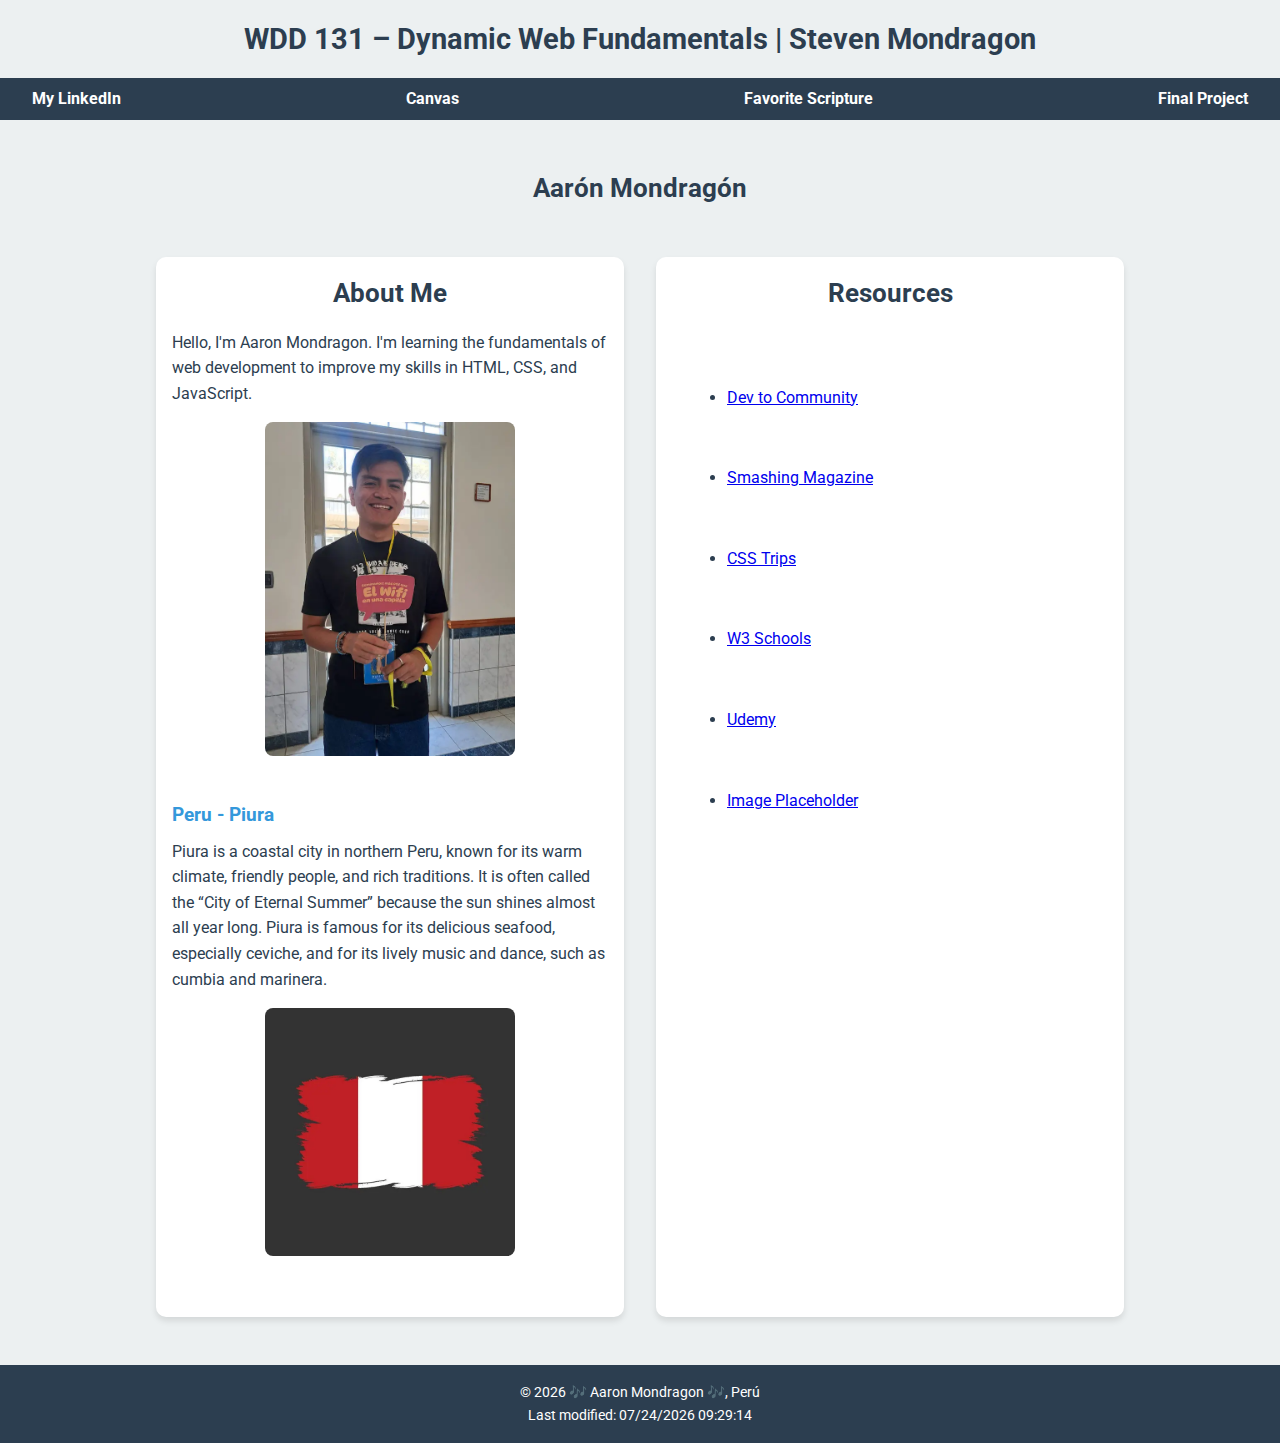
<file: index.html>
<!DOCTYPE html>
<html lang="en">
<head>
    <meta charset="UTF-8">
    <meta name="viewport" content="width=device-width, initial-scale=1.0">
    <title>WDD 131 – Dynamic Web Fundamentals – Aaron Mondragon</title>
    <meta name="description" content="WDD 131 – Dynamic Web Fundamentals, Aarón Mondragón, web development basics with HTML, CSS, and JavaScript.">
    <meta name="author" content="Aaron Mondragon">
    <link rel="preconnect" href="https://fonts.googleapis.com">
    <link rel="preconnect" href="https://fonts.gstatic.com" crossorigin>
    <link href="https://fonts.googleapis.com/css2?family=Roboto:wght@400;700&display=swap" rel="stylesheet">
    <link rel="stylesheet" href="styles/base.css">
    <script src="scripts/getdates.js" defer></script>
</head>
<body>
    <header>
        <h1>
        <span id="course-title">WDD 131 – Dynamic Web Fundamentals | Steven Mondragon </span>
        </h1>
        <nav >
        <ul class="navi">
            <li><a href="www.linkedin.com/in/steven-mondra">My LinkedIn</a></li>
            <li><a href="https://byupw.instructure.com/">Canvas</a></li>
            <li><a href="https://www.churchofjesuschrist.org/study/scriptures/bofm/alma/58?lang=eng&id=p40#p40">Favorite Scripture</a></li>
            <li><a href="#">Final Project</a></li>
        </ul>
        </nav>
    </header>

    <main>
        <h2>Aarón Mondragón</h2>
        
        <section class="card">
        <h2>About Me</h2>
        <p>Hello, I'm Aaron Mondragon. I'm learning the fundamentals of web development to improve my skills in HTML, CSS, and JavaScript.</p>
        <div>
            <img src="images/profile.webp" alt="My photo">
        </div>
        
        <h3>Peru - Piura</h3>
        <p>Piura is a coastal city in northern Peru, known for its warm climate, friendly people, and rich traditions. It is often called the “City of Eternal Summer” because the sun shines almost all year long. Piura is famous for its delicious seafood, especially ceviche, and for its lively music and dance, such as cumbia and marinera.</p>
        <div>
            <img src="images/bandera-peru.webp" alt="bandera-peru">
        </div>
    </section>
        
        <section class="card">
        <h2>Resources</h2>
        <nav>
            <ul class="links-work">
                <li><a href="https://dev.to/">Dev to Community</a></li>
                <li> <a href="https://www.smashingmagazine.com/">Smashing Magazine</a></li>
                <li><a href="https://css-tricks.com/">CSS Trips</a></li>
                <li><a href="https://www.w3schools.com/">W3 Schools</a></li>
                <li><a href="https://www.udemy.com/">Udemy</a></li>
                <li><a href="https://via.placeholder.com/150">Image Placeholder</a></li>

            </ul> 
            
        </nav>
        
        </section>
    </main>

    <footer>
        <p>
        &copy; <span id="currentyear"></span>  🎶 Aaron Mondragon 🎶, Perú
        </p>
        <p>
        Last modified: <span id="lastModified"></span>
        </p>
    </footer>
</body>
</html>
</file>
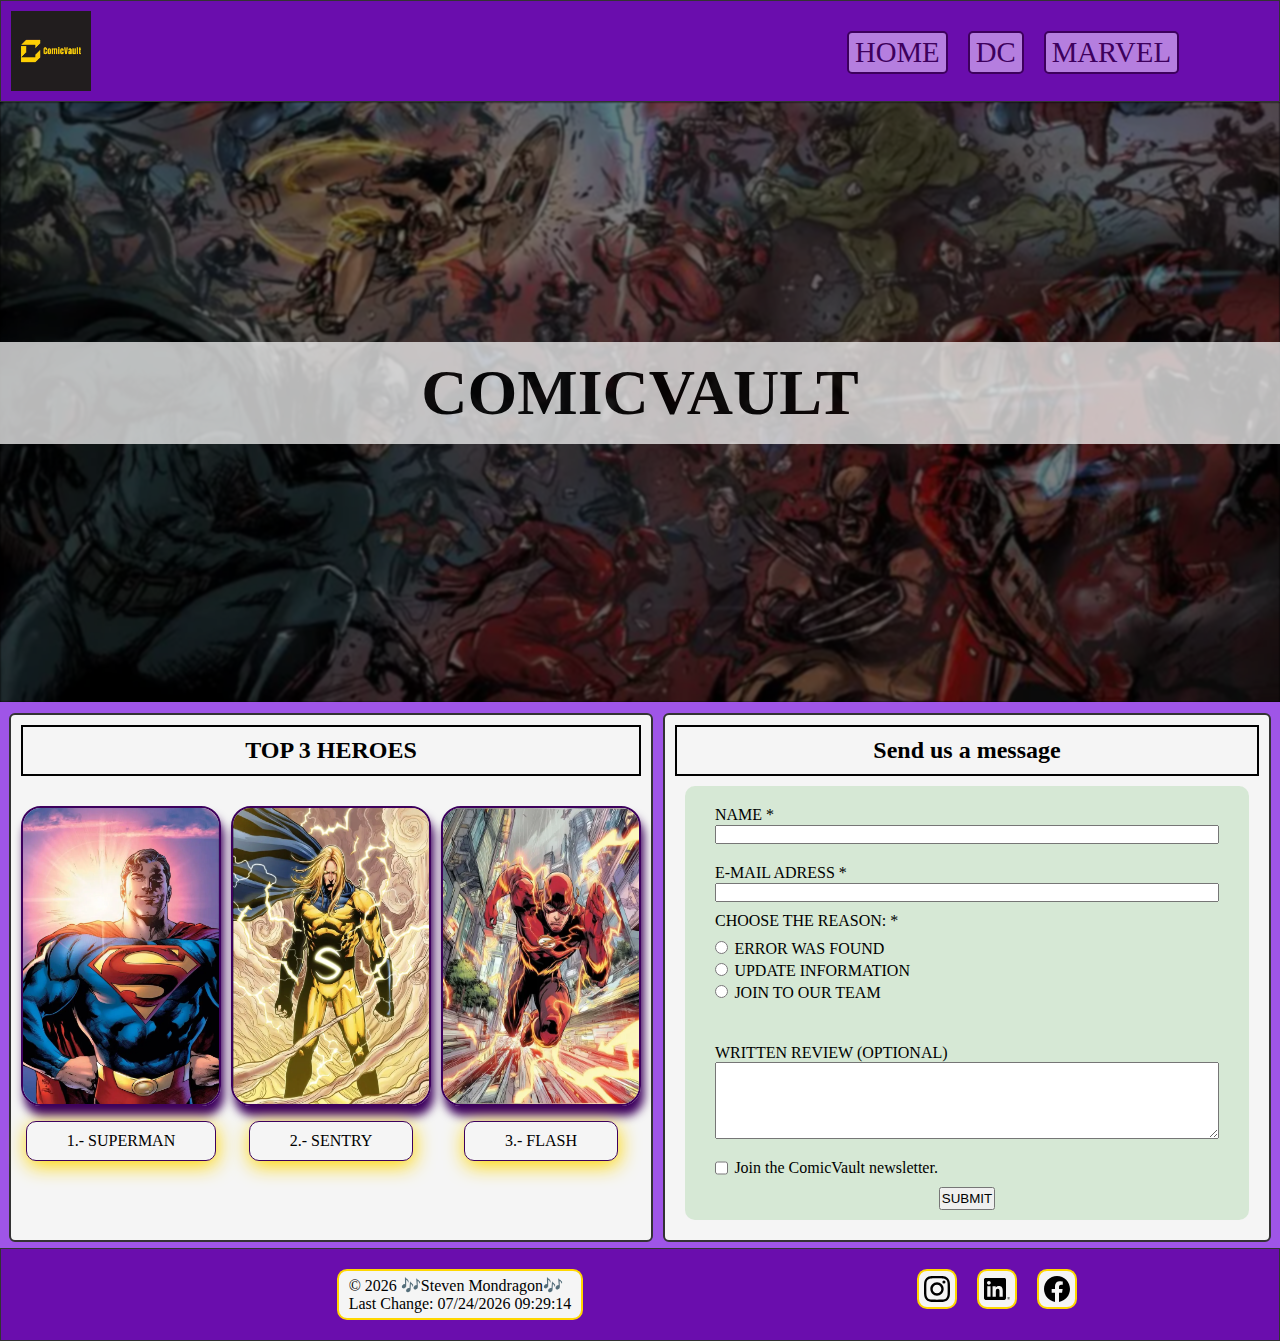
<file: project/index.html>
<!DOCTYPE html>
<html lang="en">
<head>
    <meta charset="UTF-8">
    <meta name="viewport" content="width=device-width, initial-scale=1.0">
    <title>ComicVault | WDD 131</title>
    <meta name="desciption" content="COMIC VAULT PRINCIPAL PAGE">
    <meta name="author" content="Steven Mondragon">
    <link rel="preconnect" href="https://fonts.googleapis.com">
    <link rel="preconnect" href="https://fonts.gstatic.com" crossorigin>
    <link href="https://fonts.googleapis.com/css2?family=Montserrat:ital@0;1&display=swap" rel="stylesheet">
    <link rel="stylesheet" href="styles/comicvault.css">
    <link rel="stylesheet" href="styles/comicvaul-small.css">
    <script src="scripts/getdates.js" defer></script>
    <script src="scripts/hamburguer.js" defer></script>
    <script src="scripts/thanksmessage.js" defer></script>
</head>
<body>
    
    <header>


        <section class = "firtsheader">
            <img src="images/comicvault-logo.jpg" alt="COMICVAULT LOGO">
            <nav>
                <button id="menu-btn">&#9776;</button>
                <ul class="navigation" id="navigation">
                    <li><a href="index.html" id="home">HOME</a></li>
                    <li><a href="dcpage.html" id="dc">DC</a></li>
                    <li><a href="marvelpage.html" id="marvel">MARVEL</a></li>
                </ul>
            </nav>
        </section>
    </header>


    <main>
        <section class="heropart">

            <picture>
                <source media="(max-width: 650px)" srcset="images/index-heroimage-small.webp">
                <img src="images/heroimage-comicvault.webp" alt="Hero Imgage">
                
            </picture>
            <h1>COMIC<wbr>VAULT</h1>
        </section>


        <div class="middlepart">
            <section>
                <h2>TOP 3 HEROES</h2>
                <div class="rankin">

                    <figure>
                    <img src="images/Superman.webp" alt="Superman Image">
                    <figcaption>1.- SUPERMAN</figcaption>
                    </figure>

                    <figure>
                    <img src="images/Sentry.webp" alt="SENTRY">
                    <figcaption>2.- SENTRY</figcaption>
                    </figure>

                    <figure>
                    <img src="images/Flash.webp" alt="FLASH">
                    <figcaption>3.- FLASH</figcaption>
                    </figure>

                </div>
                
            </section>


            <section class = "formulario">
                <h2>Send us a message</h2>
                <form id="submit-action">

                    <fieldset class="texts">
                        <label for="GET-name">NAME *</label>
                        <input id="GET-name" type="text" name="name" />
                    </fieldset>

                    <fieldset class="texts">
                        <label for="GET-EMAIL">E-MAIL ADRESS *</label>
                        <input id="GET-EMAIL" type="text" name="email">
                    </fieldset>




                    <fieldset class="radioptions">
                        
                        <legend>CHOOSE THE REASON: *</legend>
                            <label for="opt1"><input type="radio" name="radio" id="opt1" value="error">ERROR WAS FOUND</label>

                            <label for="opt2"><input type="radio" name="radio" id="opt2" value="update">UPDATE INFORMATION</label>
                            
                            <label for="opt3"><input type="radio" name="radio" id="opt3" value="join">JOIN TO OUR TEAM</label>                  

                    </fieldset>



                    <fieldset class="squaretext">
                        <label for="message">WRITTEN REVIEW (OPTIONAL)</label>
                        <textarea name="message" rows="5" cols="20" id="message"></textarea>
                    </fieldset>

                    <fieldset class="verification">
                        <input id="suscribe" type="checkbox">
                        <label for="suscribe">Join the ComicVault newsletter.</label>
                    </fieldset>

                    <button class="buttom" type="submit" value="submit">SUBMIT</button>

                </form>
            </section>
        </div>
    </main>

    <footer>
        <div class="footerfirst">
            <div class="wrapper">
                <p>&copy; <span id="currentyear"></span> 🎶Steven Mondragon🎶</p>
                <p>Last Change: <span id="lastModified"></span></p>
            </div>
        </div>


        <div class="footersecond">
            <a href="https://www.instagram.com/steven_mondra23/"> <img src="images/instagram-logo.svg" alt="instagram logo"></a>
            <a href="https://www.linkedin.com/in/steven-mondra/"> <img src="images/linkedin-logo.svg" alt="linkdlin logo"></a>
            <a href="https://www.facebook.com/mondragonflores10"> <img src="images/facebook-logo.svg" alt="facebook logo"></a>
        </div>



    </footer>

</body>
</html>
</file>
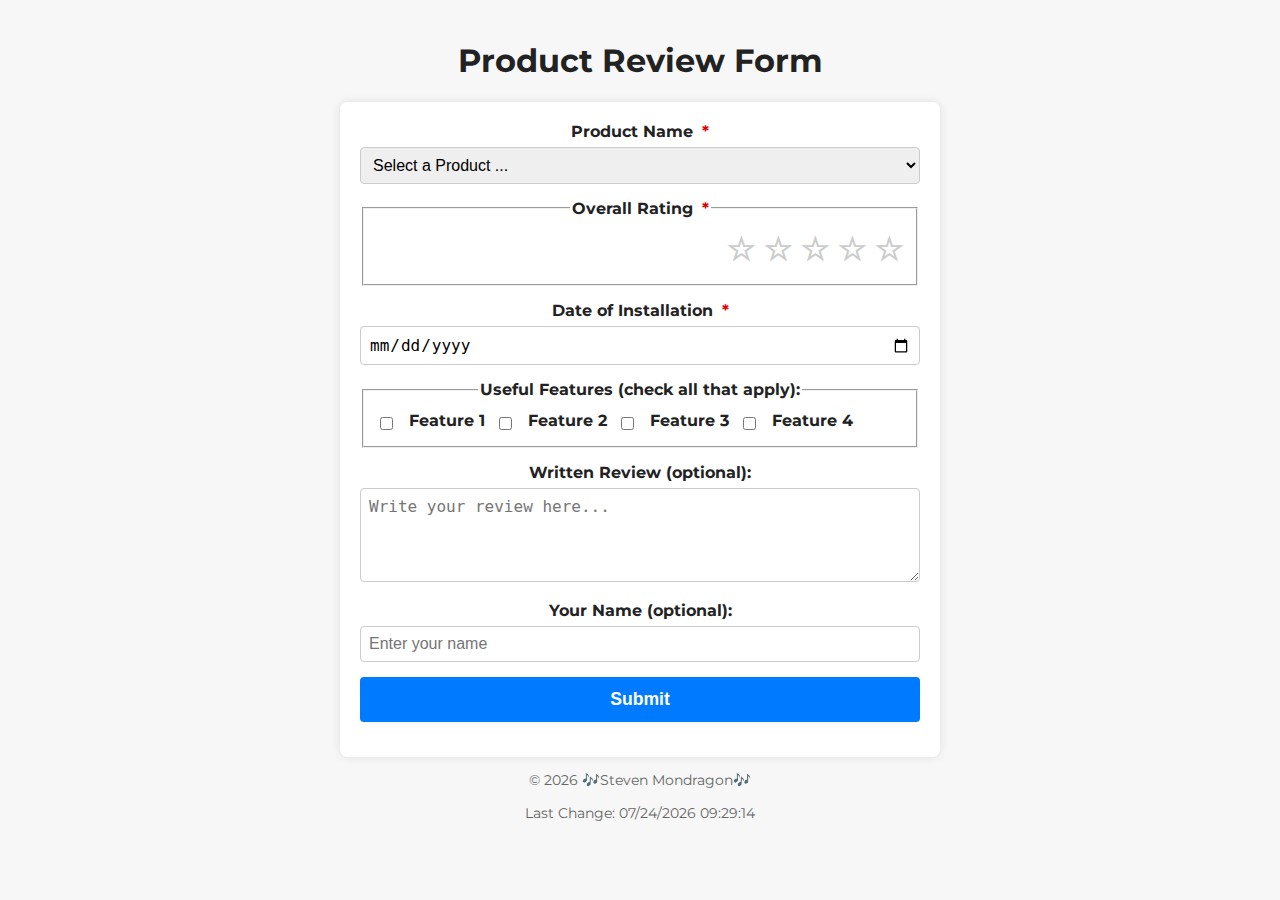
<file: form.html>
<!DOCTYPE html>
<html lang="en">
<head>
    <meta charset="UTF-8">
    <meta name="viewport" content="width=device-width, initial-scale=1">
    <meta name="description" content="Product review form to submit product feedback.">
    <meta name="author" content="Steven Mondragon">
    <title>Product Review Form</title>
    <link rel="preconnect" href="https://fonts.googleapis.com">
    <link rel="preconnect" href="https://fonts.gstatic.com" crossorigin>
    <link href="https://fonts.googleapis.com/css2?family=Montserrat:ital@0;1&display=swap" rel="stylesheet">
    <link rel="stylesheet" href="styles/form.css">
</head>
<body>
  <header>
    <h1>Product Review Form</h1>
  </header>
  <main>
    <form method="get" action="review.html" id="reviewForm" novalidate>
      <div class="form-group">
        <label for="productName">Product Name <span class="required">*</span></label>
        <select id="productName" name="productName" required>
          <option disabled selected value="">Select a Product ...</option>
        </select>
      </div>

      <fieldset class="form-group" role="group">
        <legend>Overall Rating <span class="required">*</span></legend>
        <div class="rating">
          <input type="radio" id="star5" name="rating" value="5" required />
          <label for="star5" title="5 stars">☆</label>

          <input type="radio" id="star4" name="rating" value="4" />
          <label for="star4" title="4 stars">☆</label>

          <input type="radio" id="star3" name="rating" value="3" />
          <label for="star3" title="3 stars">☆</label>

          <input type="radio" id="star2" name="rating" value="2" />
          <label for="star2" title="2 stars">☆</label>

          <input type="radio" id="star1" name="rating" value="1" />
          <label for="star1" title="1 star">☆</label>
        </div>
      </fieldset>

      <div class="form-group">
        <label for="installDate">Date of Installation <span class="required">*</span></label>
        <input type="date" id="installDate" name="installDate" required />
      </div>

      <fieldset class="form-group" role="group">
        <legend>Useful Features (check all that apply):</legend>
        <div class="checkbox-group">
          <input type="checkbox" id="feature1" name="features" value="Feature1" />
          <label for="feature1">Feature 1</label>

          <input type="checkbox" id="feature2" name="features" value="Feature2" />
          <label for="feature2">Feature 2</label>

          <input type="checkbox" id="feature3" name="features" value="Feature3" />
          <label for="feature3">Feature 3</label>

          <input type="checkbox" id="feature4" name="features" value="Feature4" />
          <label for="feature4">Feature 4</label>
        </div>
      </fieldset>

      <div class="form-group">
        <label for="writtenReview">Written Review (optional):</label>
        <textarea id="writtenReview" name="writtenReview" rows="4" placeholder="Write your review here..."></textarea>
      </div>

      <div class="form-group">
        <label for="userName">Your Name (optional):</label>
        <input type="text" id="userName" name="userName" placeholder="Enter your name" />
      </div>

      <div class="form-group">
        <input type="submit" value="Submit" />
      </div>
    </form>
  </main>
  <footer>
    <p>&copy; <span id="currentyear"></span> 🎶Steven Mondragon🎶</p>
    <p>Last Change: <span id="lastModified"></span></p>
  </footer>

  <script src="scripts/getdates.js"></script>
  <script src="scripts/products.js"></script>
</body>
</html>
</file>
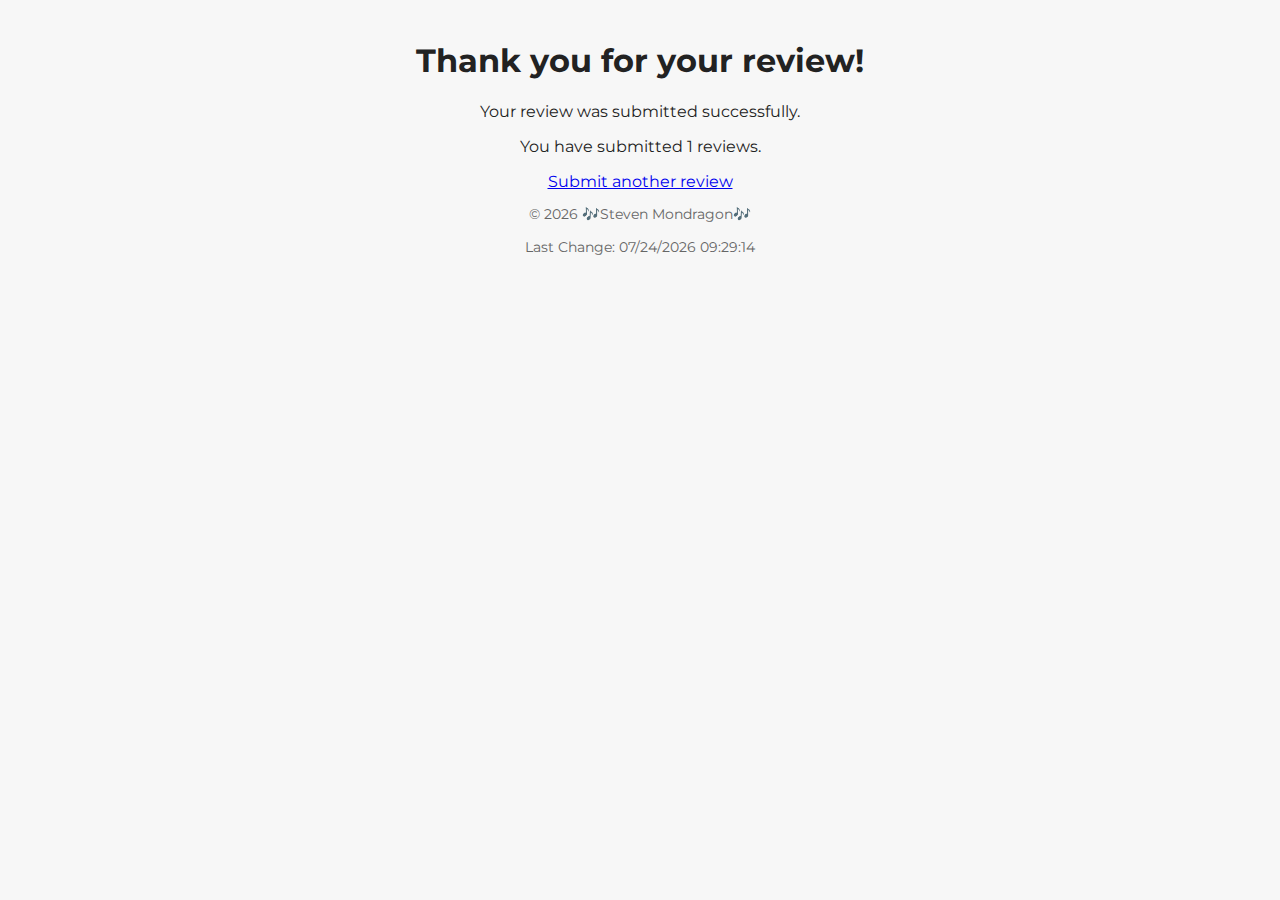
<file: review.html>
<!DOCTYPE html>
<html lang="en">
<head>
    <meta charset="UTF-8">
    <meta name="viewport" content="width=device-width, initial-scale=1">
    <meta name="description" content="Product review confirmation page.">
    <meta name="author" content="Steven Mondragon">
    <title>Review Confirmation</title>
    <link rel="preconnect" href="https://fonts.googleapis.com">
    <link rel="preconnect" href="https://fonts.gstatic.com" crossorigin>
    <link href="https://fonts.googleapis.com/css2?family=Montserrat:ital@0;1&display=swap" rel="stylesheet">
    <link rel="stylesheet" href="styles/form.css">
</head>
<body>
  <header>
    <h1>Thank you for your review!</h1>
  </header>
  <main>
    <p>Your review was submitted successfully.</p>
    <p>You have submitted <span id="counter">0</span> reviews.</p>
    <a href="form.html">Submit another review</a>
  </main>
  <footer>
    <p>&copy; <span id="currentyear"></span> 🎶Steven Mondragon🎶</p>
    <p>Last Change: <span id="lastModified"></span></p>
  </footer>

  <script>
    let count = localStorage.getItem('reviewCount') || 0;
    count++;
    localStorage.setItem('reviewCount', count);
    document.getElementById('counter').textContent = count;
  </script>
  <script src="scripts/getdates.js"defer></script>
  <script src="scripts/products.js"defer></script>
</body>
</html>
</file>
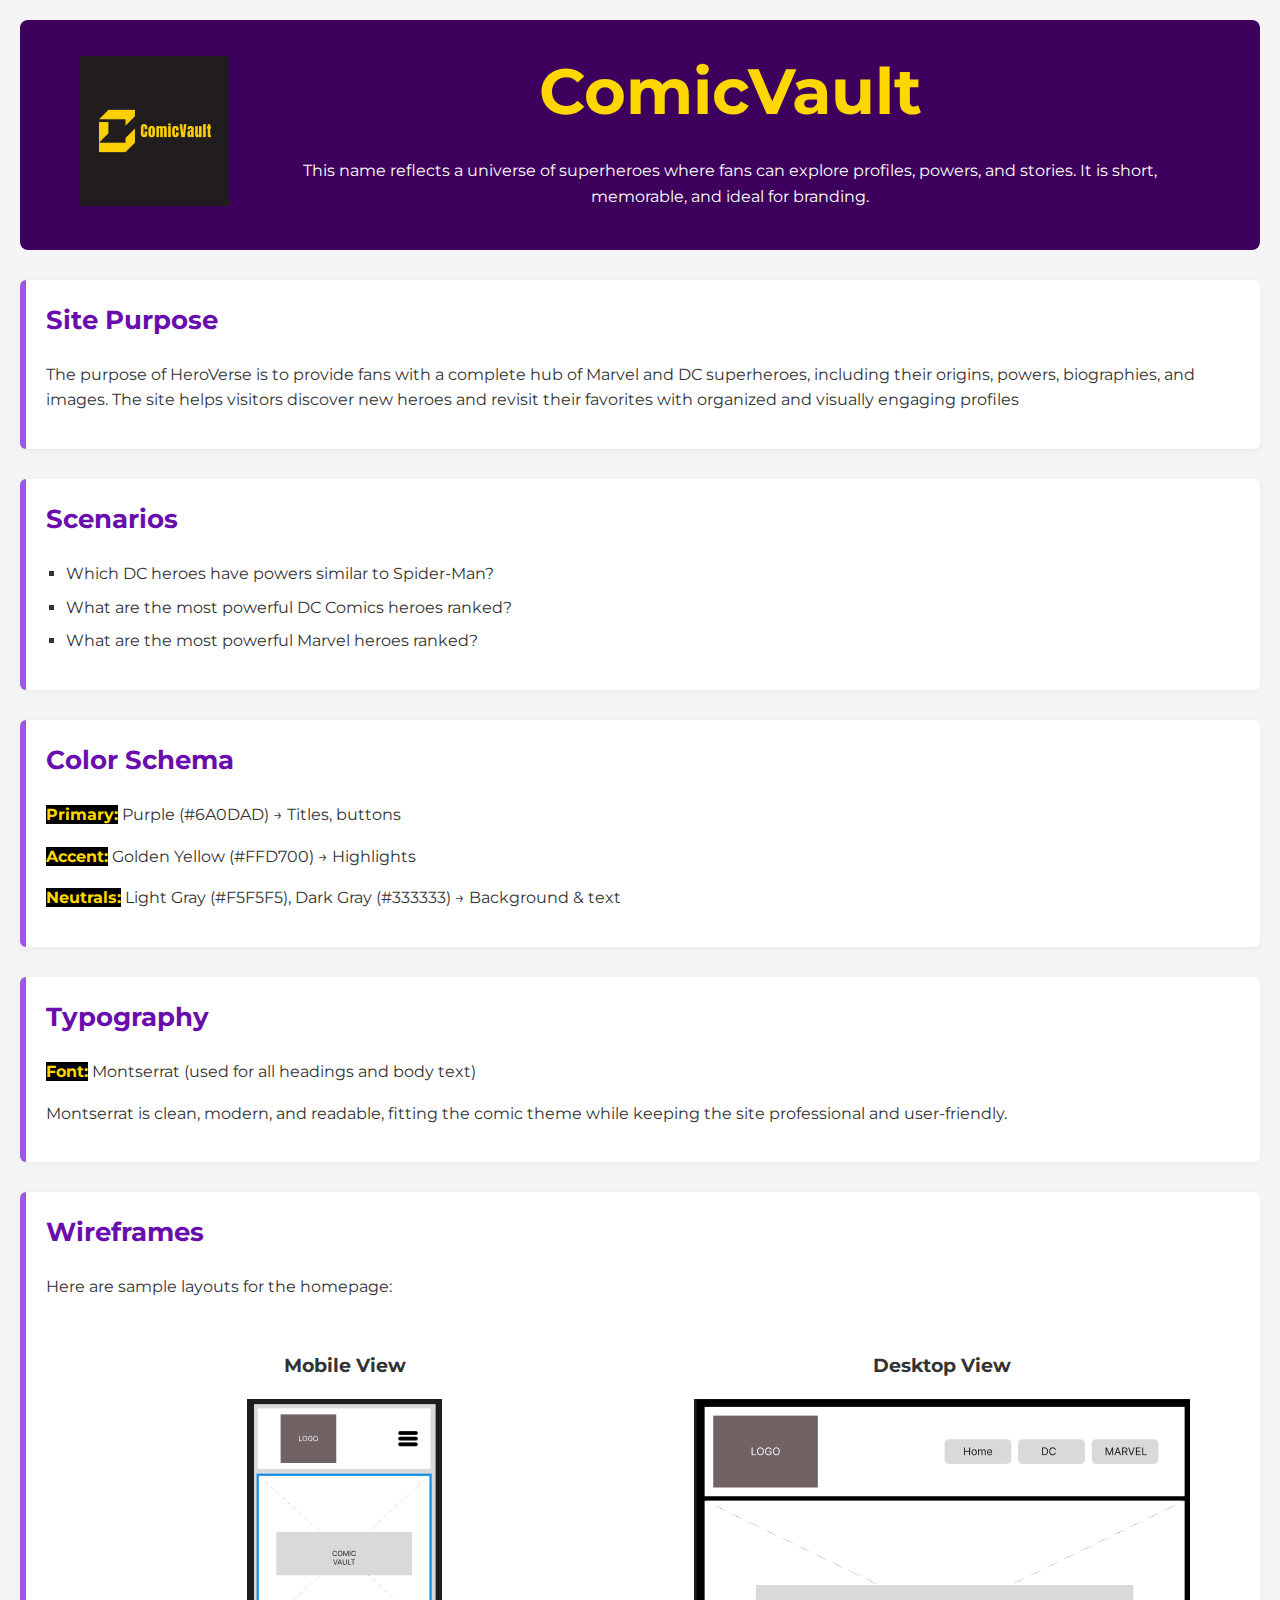
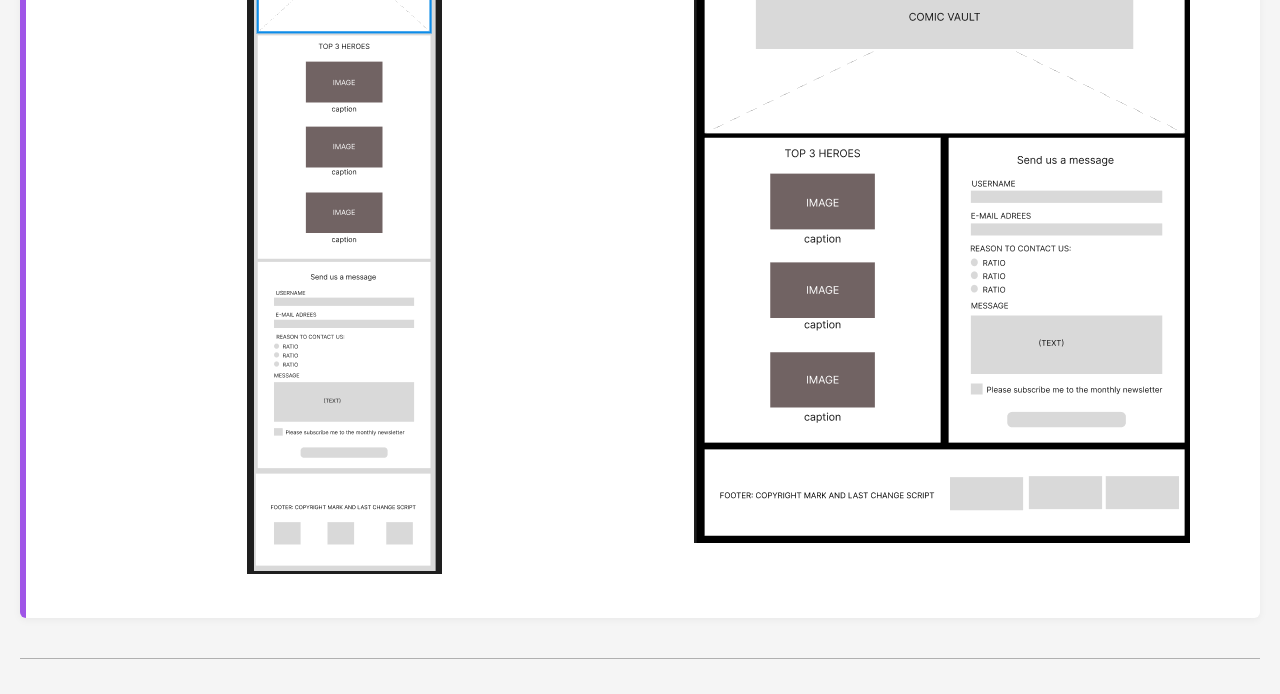
<file: project/siteplan.html>
<!DOCTYPE html>
<html lang="en">
<head>
    <meta charset="UTF-8">
    <meta name="viewport" content="width=device-width, initial-scale=1.0">
    <title>ComicVault | WDD 131 | AARON MONDRAGON</title>
    <meta name="desciption" content="">
    <meta name="author" content="Steven Mondragon">
    <link rel="preconnect" href="https://fonts.googleapis.com">
    <link rel="preconnect" href="https://fonts.gstatic.com" crossorigin>
    <link href="https://fonts.googleapis.com/css2?family=Montserrat:ital@0;1&display=swap" rel="stylesheet">
    <link rel="stylesheet" href="/styles/siteplan.css">
</head>




<body>


    <header>
        <figure>
        <img src="/images/comicvault-logo.jpg" alt="Logo">
        </figure>
        <div>
        <h1>ComicVault</h1>
        <p> This name reflects a universe of superheroes where fans can explore profiles, powers, and stories. It is short, memorable, and ideal for branding. </p>
        </div>

      
    </header>


    <main>
        <section>
            <h2>Site Purpose</h2>
            <p>The purpose of HeroVerse is to provide fans with a complete hub of Marvel and DC superheroes, including their origins, powers, biographies, and images. The site helps visitors discover new heroes and revisit their favorites with organized and visually engaging profiles</p>
        </section>

        <section>
            <h2>Scenarios</h2>
            <ul>
                <li>Which DC heroes have powers similar to Spider-Man?</li>
                <li>What are the most powerful DC Comics heroes ranked?</li>
                <li>What are the most powerful Marvel heroes ranked?</li>
            </ul>
        </section>


        <section>
            <h2>Color Schema</h2>
            <p><span class="highlight">Primary:</span> Purple (#6A0DAD) → Titles, buttons</p>
            <p><span class="highlight">Accent:</span> Golden Yellow (#FFD700) → Highlights</p>
            <p><span class="highlight">Neutrals:</span> Light Gray (#F5F5F5), Dark Gray (#333333) → Background & text</p>

        </section>

        <section>
            <h2>Typography</h2>
            <p><span class="highlight">Font:</span> Montserrat (used for all headings and body text)</p>
            <p>Montserrat is clean, modern, and readable, fitting the comic theme while keeping the site professional and user-friendly.</p>
        </section>

        <section>
            <h2>Wireframes</h2>
            <p>Here are sample layouts for the homepage:</p>
            <div>
            <figure>
                <h3>Mobile View</h3>
                <img src="/images/comicvault-phoneview.png" alt="Wireframe mobile view">
            </figure>

            <figure>
                <h3>Desktop View</h3>
                <img src="/images/comicvault-deskoptview.png" alt="Wireframe desktop view">
            </figure>
            </div>

        </section>

    </main>
    
    
    <footer></footer>
</body>



</html>
</file>
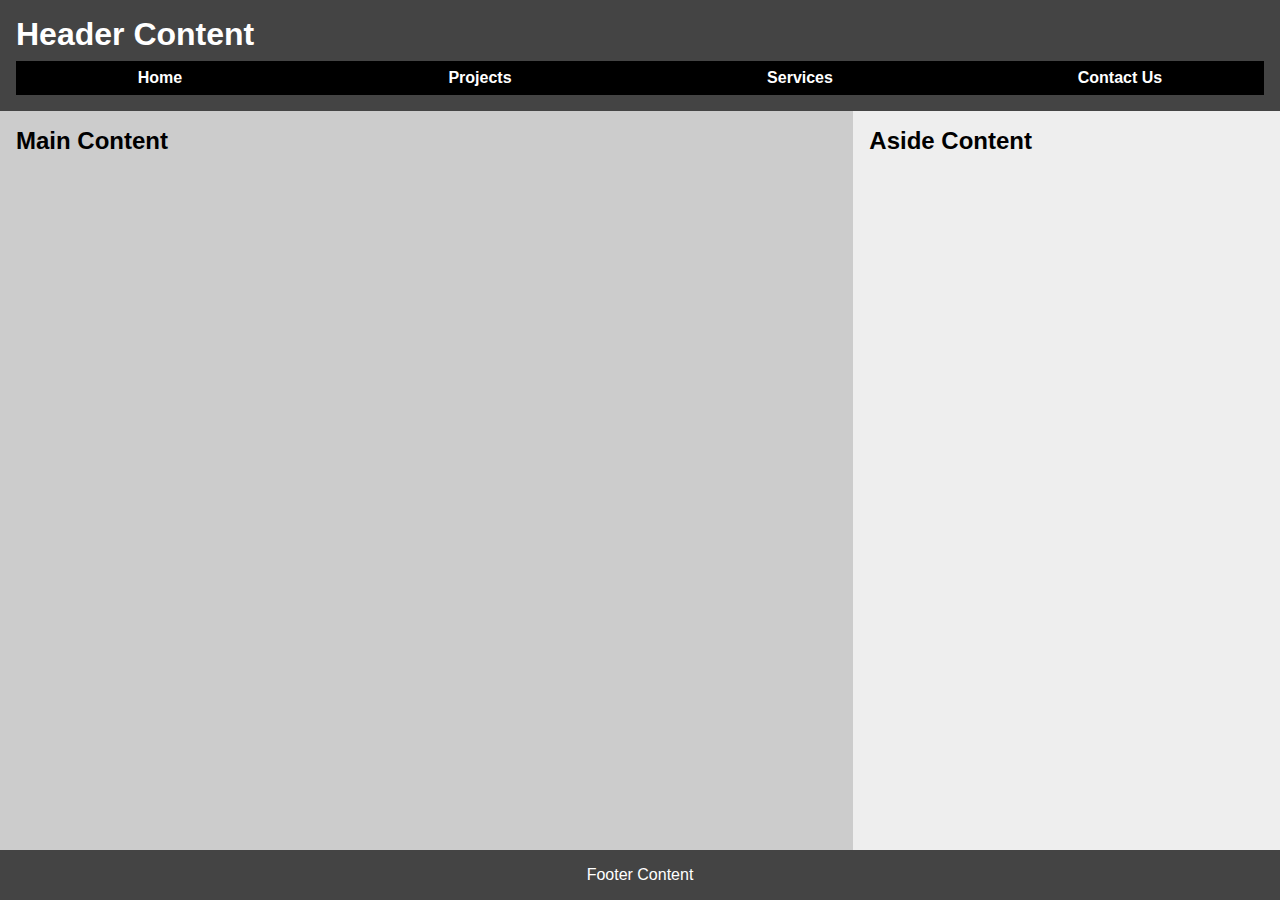
<file: week01/basic-layout.html>
<!DOCTYPE html>
<html lang="es">

<head>
    <meta charset="UTF-8">
    <meta name="viewport" content="width=device-width, initial-scale=1.0">
    <title>Aarón - WDD 131 Ejemplifica</title>
    <link rel="stylesheet" href="styles/layout.css">
</head>

<body>
    <div class="layout">
        <header>
            <h1>Header Content</h1>
            <nav>
                <ul class="sections">
                    <li><a href="#">Home</a></li>
                    <li><a href="#">Projects</a></li>
                    <li><a href="#">Services</a></li>
                    <li><a href="#">Contact Us</a></li>
                </ul>
            </nav>
        </header>

        <main>
            <h2>Main Content</h2>
        </main>

        <aside>
            <h2>Aside Content</h2>
        </aside>

        <footer>
            <p>Footer Content</p>
        </footer>
    </div>
</body>

</html>
</file>
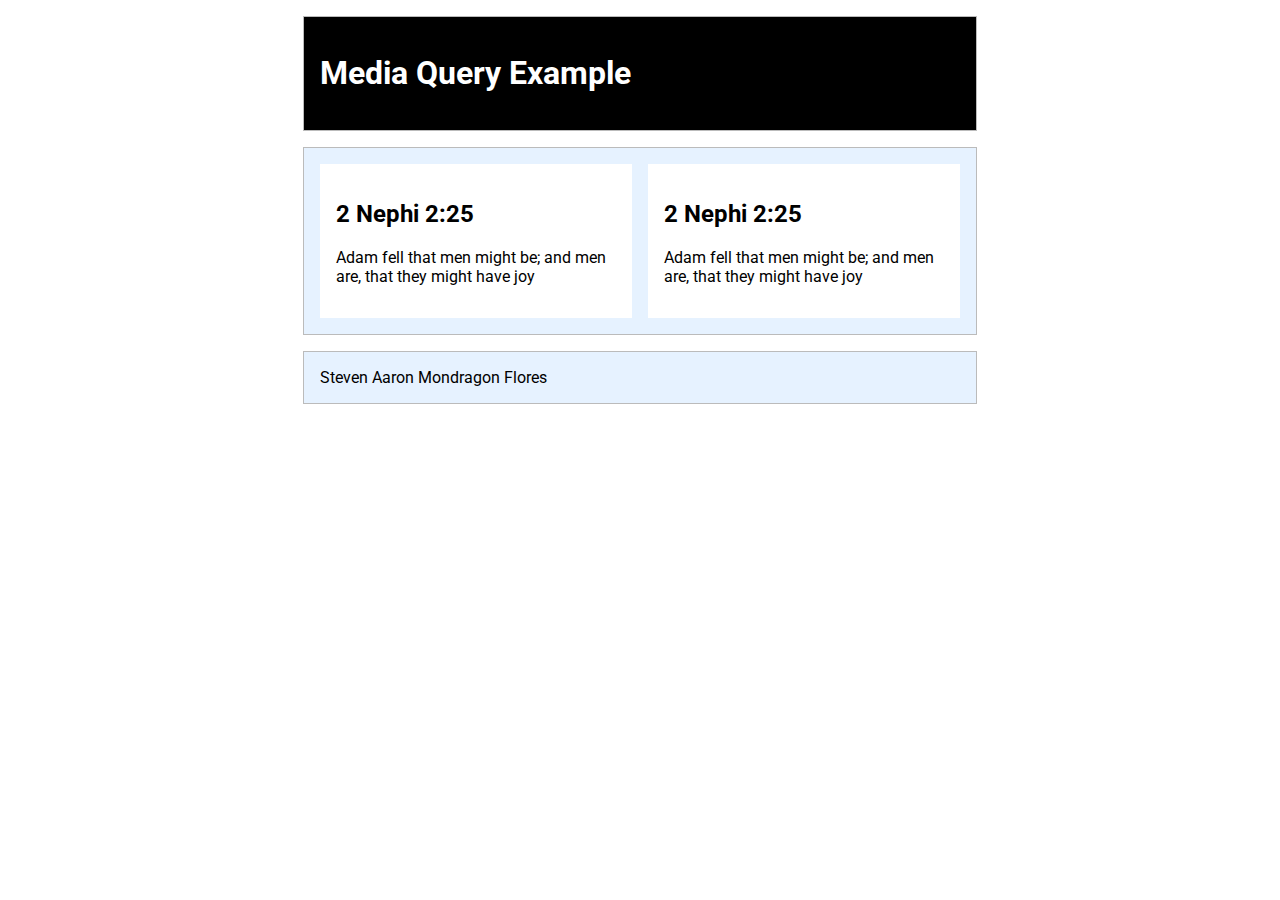
<file: week02/media-query.html>
<!DOCTYPE html>
<html lang="en">
<head>
    <meta charset="UTF-8">
    <meta name="viewport" content="width=device-width, initial-scale=1.0">
    <title>WDD 131 - Media Query Example</title>
    <meta name="author" content="Steven Aaron Mondragon Flores">
    <meta name="description" content="Media Query learning activity Example page">
    <link rel="preconnect" href="https://fonts.googleapis.com">
    <link rel="preconnect" href="https://fonts.gstatic.com" crossorigin>
    <link href="https://fonts.googleapis.com/css2?family=Roboto&display=swap" rel="stylesheet">
    <link rel="stylesheet" href="styles/media-query.css">
    <link rel="stylesheet" href="styles/media-query-large.css">
</head>
    
<body>
    <header>
        <h1>Media Query Example</h1>
    </header>
    <main>
        <section>
            <h2>2 Nephi 2:25</h2>
            <p>Adam fell that men might be; and men are, that they might have joy</p>
        </section>
        <section>
            <h2>2 Nephi 2:25</h2>
            <p>Adam fell that men might be; and men are, that they might have joy</p>
        </section>
    </main>
    
    <footer>
        Steven Aaron Mondragon Flores
    </footer>
</body>
</html>
</file>
<file: project/styles/comicvault.css>
:root {
  /*  Colores principales */
  --color-primary: #6A0DAD;      /* Purple */
  --color-primary-light: #9F55E7;
  --color-primary-dark: #3D005D;

  /* aditionals */
  --color-accent: #ffd700;       /* Golden Yellow */

  /*  Neutros */
  --color-neutral-light: #F5F5F5;
  --color-neutral-medium: #B0B0B0;
  --color-neutral-dark: #333333;
}


* {
  margin: 0;
  padding: 0;
  box-sizing: border-box;
}

html, body {
  margin: 0;
  padding: 0;
  overflow-x: hidden;
}


/* HEADER */

header, footer{
    background-color: var(--color-primary);

    border: 1px solid var(--color-neutral-dark);

}



.firtsheader {
    display: grid;
    grid-template-columns: auto 1fr;
}




.firtsheader img {
    padding: 10px;
    width: 100px;
    height: auto;
}


  /* HEADER ---> NAV */

.navigation{
    display: grid;
    list-style-type: none;
    grid-template-columns: auto auto auto;
    gap: 20px;
    padding: 30px 100px 20px 0px;
    float: right;
    

}



.navigation a{
    display: block;
    border-style: solid;
    border-width: 2px;
    border-color: var(--color-primary-dark);
    border-radius: 5px 5px;
    padding: 3px 6px;
    font-size: 1.8rem;
    color: var(--color-primary-dark);
    text-align: center;
    text-decoration: none;
    background-color: rgb(181, 126, 223);
}


.navigation a:hover{
    background-color: lightblue;
    border-color: var(--color-accent);
}



/*HAMBURGUER*/

#menu-btn{
    display: none;
}


/* MAIN */

main{
    background-color: var(--color-primary-light);
}

.heropart{
    width: 100%;
    height: 600px;             
    overflow: hidden;
    background-color: black;
    position: relative;
    padding: 0;
    margin: 0;

}

.heropart img {
    display: block;
    width: 100%;
    height: 100%;
    position: relative;
    object-fit: cover;
    object-position: center 100%;
    opacity: 50%;
    filter: blur(1px);
    
}

.heropart h1{
    display: inline;
    position: absolute;
    background-color: var(--color-neutral-light);
    color: black;
    width: 100%;
    top: 40%;
    text-align: center;
    font-size: 4rem;
    opacity: 75%;
    padding: 14px 0px;
}



/*------------MAIN (SECOND SECTION -- RANKIN AND FORM)-----*/

.middlepart {
    display: grid;
    grid-template-columns: 1fr 1fr;
    padding: 6px 4px;
    position: relative;
    margin: 5px 5px 0px 5px;
    gap : 10px;
}

.middlepart section{
    background-color: var(--color-neutral-light);
    border-radius: 6px;
    border: 2px solid var(--color-neutral-dark);
    opacity: 100%;
    padding: 10px;
}

.middlepart h2{
    text-align: center;
    padding: 10px;
    border: 2px solid black
}

/*-----------------  RANKIN MAIN-------- */

.rankin {

    padding: 30px 0px;
    justify-items: center;
    display: grid;
    grid-template-columns:  auto auto auto;
    gap: 10px;
    
}



.rankin figure{
    justify-self: center;
    margin: 0 auto;
    gap: 12px;
    text-align: center;
}

.rankin img {
    display: block;
    width: 200px;
    height: 300px;
    align-items: center;
    padding: 0px 0px;
    border-radius: 20px;
    box-shadow: 3px 10px 10px var(--color-primary-dark);
    border: 2px solid var(--color-primary-dark);
}

.rankin figcaption{
    display: inline-block;
    background-color: var(--color-neutral-light);
    width: fit-content;
    margin: 15px auto 0 auto;
    padding: 10px 40px;
    border: 1px solid var(--color-primary-dark);
    box-shadow: 1px 5px 20px var(--color-accent);

    border-radius: 10px;
    
}






/*---------------FORM MAIN ----------------*/



.formulario form{
    display: block;
    background-color: rgba(144, 202, 139, 0.301);
    margin: 10px;
    padding: 10px;
    border-radius: 10px;
}



.formulario fieldset{
    border: 0;
    text-align: left;
    margin: 0px 20px;
    padding: 10px 0px;
}




/*TEXT SECTIONS*/


.texts{
    display: grid;
    grid-template-rows: 1fr 1fr;
    padding: 5px;
}


/*RADIO SECTIONS*/

.radioptions {
    display: grid;
    grid-template-rows: 1fr 1fr 1fr 1fr;
    gap: 4px;
    padding-top: 5px;
}

input[type="radio"]{
    margin-right: 0.4rem;
}

.radioptions input{
    cursor: pointer;
}


/*----TEXT AREA SECTIONS----*/

.squaretext {
    display: grid;
    grid-template-rows: auto 1fr;
}


/*VERIFICATION*/
.verification{
    padding: 10px 0px;
    display: grid;
    grid-template-columns: auto 1fr;
}

input[type="checkbox"]{
    margin-right: 0.4rem;
}


/*----------BUTTON-------*/

.buttom{
    display: block;
    padding: 2px 1px;
    margin: auto auto; 
}





/*-----FOOOTER-----*/


footer{
    display: grid;
    grid-template-columns: 1fr auto; 
    margin: 0;
    padding: 20px 2px;
}


/*FIRTS PART OF THE FOOTER*/

.footerfirst{
    justify-items: center;

    
}


.wrapper {
    background-color: var(--color-neutral-light);
    padding: 5px 10px;
    border: 2px solid var(--color-accent);
    border-radius: 10px;
}


/*SECOND PART OF THE FOOTER */


.footersecond { 
    display: grid;
    grid-template-columns: auto auto auto;
    gap: 20px;
    padding-right: 200px;

}

.footersecond img{
    background-color: var(--color-neutral-light);
    padding: 5px 5px;
    border: 2px solid var(--color-accent);
    border-radius: 10px;
    width: 40px;
    height: auto;
    justify-content: center;
}
</file>
<file: project/styles/comicvaul-small.css>
@media screen and (max-width: 920px)  {
.middlepart {
    display: grid;
    grid-template-columns: 1fr;
}


.rankin {

    padding: 30px 0px;
    justify-items: center;
    display: grid;
    grid-template-columns: 1fr;
    gap: 10px;
    
}
}


@media screen and (max-width:650px){


#menu-btn {
    margin: 30px 20px 10px auto;
    display: block;
    background: rgba(255, 255, 255, 0.767);
    border: none;
    font-size: 2rem;
    color: #000000;
    cursor: pointer;
    border: 2px solid black;
    border-radius: 20%;
}


#navigation {
  display: none;
  flex-direction: column;
  list-style: none;
  margin: 20px 0 0 0;
  padding: 0;
  gap: 0;
  position: absolute;
  top: 60px;
  right: 20px;
  width: 100px;
}

#navigation li a {
  display: block;
  background-color: rgba(255, 255, 255, 0.751);
  font-size: small;
  padding: 10px;
  color: #000000;
  text-decoration: none;
  font-weight: bold;
  border: 1px solid black;
  border-radius: 0;
}

#navigation li a:hover {
  background-color: #06d31e;
}


#navigation.show {
  display: flex;
  z-index: 999;
}


/*HEROES LIST */

.heroeslist {
  grid-template-columns: 1fr;   /* por defecto: 1 columna (móvil) */
  gap: 1rem;
  padding: 1rem;
}





/*FOOTER*/
footer{
    display: grid;
    grid-template-columns: 1fr;
    justify-items: center;
    gap: 10px;

}



    .footersecond { 
    margin: 0px;
    justify-content: right;
    padding: 0;

}





}
</file>
<file: styles/siteplan.css>
:root {
  /* 🎨 Colores principales */
  --color-primary: #6A0DAD;      /* Purple */
  --color-primary-light: #9F55E7;
  --color-primary-dark: #3D005D;

  /* aditionals */
  --color-accent: #ffd700;       /* Golden Yellow */

  /* ⚖️ Neutros */
  --color-neutral-light: #F5F5F5;
  --color-neutral-medium: #B0B0B0;
  --color-neutral-dark: #333333;
}

/* General */
body {
  font-family: 'Montserrat', sans-serif;
  margin: 0;
  padding: 20px;
  background-color: var(--color-neutral-light);
  color: var(--color-neutral-dark);
  line-height: 1.6;
}

/* Header */
header {
  display: grid;
  grid-template-columns: auto 1fr;
  padding: 20px;
  background-color: var(--color-primary-dark);
  color: white;
  border-radius: 8px;
  margin-bottom: 30px;
}

header h1 {
  margin: 0;
  font-size: 4rem;
  color: var(--color-accent);
}

header div{
  text-align: center;
  padding-right: 50px;
}


header img {
  width: 150px;

}

/* Sections */
section {
  margin-bottom: 30px;
  padding: 20px;
  background-color: white;
  border-left: 6px solid var(--color-primary-light);
  border-radius: 6px;
  box-shadow: 0 2px 8px rgba(0,0,0,0.05);
}

main div {
  display: grid;
  grid-template-columns: 1fr 1fr;
  text-align: center;
}

/* Section headings */
section h2 {
  color: var(--color-primary);
  margin-top: 0;
  font-size: 1.6rem;
}

/* Lists */
ul {
  list-style-type: square;
  padding-left: 20px;
}

ul li {
  margin-bottom: 8px;
}

/* Highlight class */
.highlight {
  color: var(--color-accent);
  font-weight: bold;
  background-color: black;
}

/* Footer */
footer {
  text-align: center;
  font-size: 0.9rem;
  color: var(--color-neutral-medium);
  margin-top: 40px;
  padding-top: 15px;
  border-top: 1px solid var(--color-neutral-medium);
}
</file>
<file: week01/styles/layout.css>
* {
  margin: 0;
  padding: 0;
  box-sizing: border-box;
}



body {
  font-family: Arial, sans-serif;
}

.layout {
  display: grid;
  grid-template: auto 1fr auto / 2fr 1fr; /* 2 columnas: main más grande */
  min-height: 100vh;
}

nav ul {
  list-style: none;
  display: flex;
  justify-content: space-between; 
  padding: 0.5rem 2rem;
}

nav li {
  flex: 1; 
  text-align: center; 
}



/* HEADER ocupa las 2 columnas */
header {
  background: #444;
  color: white;
  padding: 1rem;
  grid-column: 1 / 3;
}

header h1 {
  margin-bottom: 0.5rem;
}

nav {
  background: #000;
}

nav ul {
  list-style: none;
  display: flex;
  justify-content: center;
  gap: 2rem;
  padding: 0.5rem 0;
}

nav a {
  text-decoration: none;
  color: white;
  font-weight: bold;
}

/* MAIN CONTENT */
main {
  background: #ccc;
  padding: 1rem;
  grid-column: 1 / 2; /* primera columna */
}

/* ASIDE CONTENT */
aside {
  background: #eee;
  padding: 1rem;
  grid-column: 2 / 3; /* segunda columna */
}

/* FOOTER ocupa las 2 columnas */
footer {
  background: #444;
  color: white;
  text-align: center;
  padding: 1rem;
  grid-column: 1 / 3;
}
</file>
<file: week02/styles/media-query.css>
body {
      font-family: 'Roboto', sans-serif;
    }

    header, main, footer {
      max-width: 640px;
      margin: 1rem auto;
      border: 1px solid #bbb;
      padding: 1rem;
      background-color: #e6f2ff;
    }

    main {
      display: grid;
      grid-template-columns: 1fr;
      grid-gap: 1rem;
    }

    section {
      padding: 1rem;
      background-color: #fff;
    }
</file>
<file: week02/styles/media-query-large.css>
@media screen and (min-width: 500px) {
    header {
        background-color: black;
        color: white;
    }

    main {
        grid-template-columns: 1fr 1fr;
    }

}
</file>
<file: styles/base.css>
:root {
    --primary-color: #2c3e50;
    --secondary-color: #3498db;
    --light-color: #ecf0f1;
    --dark-color: #2c3e50;
}

/* Reset básico */
* {
    margin: 0;
    padding: 0;
    box-sizing: border-box;
}

body {
    font-family: 'Roboto', sans-serif;
    line-height: 1.6;
    background-color: var(--light-color);
    color: var(--dark-color);
}

/*  Header */
header h1 span {
    display: block;
    /* Paso 3 */
    text-align: center;
    font-size: 1.8rem;
    color: var(--primary-color);
    margin: 1rem 0;
}

/*   Navegación */
.navi {
    list-style: none;
    display: flex;
    justify-content: space-between;
    gap: 1rem;
    background: var(--primary-color);
    padding: 0.5rem 2rem;
}

.navi a {
    flex: 1;
    text-decoration: none;
    text-align: center;
    color: white;
    font-weight: bold;
    transition: color 0.3s ease;
}

/* Hover effect */
nav ul li a:hover {
    color: var(--secondary-color);
}

/*   Main */
main {
    max-width: 1000px;
    /* Paso 6 */
    margin: 2rem auto;
    padding: 1rem;

    display: grid;
    /* Paso 7 */
    grid-template-columns: 1fr 1fr;
    gap: 2rem;
}

main h2 {
    grid-column: 1 / -1;
    text-align: center;
    margin-bottom: 1rem;
    font-size: 1.6rem;
    color: var(--primary-color);
}

/* Cards */
.card {
    background: white;
    padding: 1rem;
    border-radius: 10px;
    box-shadow: 0 4px 6px rgba(0, 0, 0, 0.1);
}

.card h3 {
    color: var(--secondary-color);
    margin-bottom: 0.5rem;
}
div{
    display: flex;
    justify-content: center;
    padding-bottom: 45px;
}
.card img {
    width: 250px;
    height: auto;
    border-radius: 8px;
    margin-top: 1rem;
}

.links-work {
    padding-left: 55px;
    padding-bottom: 55px;
}
.links-work li {
    padding-top: 55px;
}

/*  Footer */
footer {
    text-align: center;
    padding: 1rem;
    margin-top: 2rem;
    background: var(--primary-color);
    color: white;
    font-size: 0.9rem;
}

/*    Responsive */
@media (max-width: 768px) {
    main {
        grid-template-columns: 1fr;
        /* De 2 columnas → 1 */
    }

    nav ul {
        flex-direction: column;
        align-items: center;
    }

    nav ul li {
        margin: 0.5rem 0;
    }
}
</file>
<file: styles/form.css>
/* General resets */
* {
  box-sizing: border-box;
}
body {
  font-family: 'Montserrat', sans-serif;
  margin: 0;
  padding: 20px;
  background: #f7f7f7;
  color: #222;
}

header, footer {
  text-align: center;
  margin-bottom: 20px;
}

footer p {
  font-size: 0.9rem;
  color: #666;
}

/* Form styles */
form {
  background: #fff;
  padding: 20px;
  max-width: 600px;
  margin: 0 auto;
  border-radius: 8px;
  box-shadow: 0 0 10px rgba(0,0,0,0.1);
}

.form-group {
  margin-bottom: 15px;
}

label, legend {
  font-weight: bold;
  display: block;
  margin-bottom: 6px;
}

.required {
  color: #d00;
  margin-left: 4px;
}

/* Inputs */
input[type="text"],
input[type="date"],
select,
textarea {
  width: 100%;
  padding: 8px;
  font-size: 1rem;
  border: 1px solid #ccc;
  border-radius: 4px;
}

textarea {
  resize: vertical;
}

/* Rating stars */
.rating {
  display: flex;
  flex-direction: row-reverse;
  justify-content: flex-start;
  gap: 8px;
}

.rating input[type="radio"] {
  display: none;
}

.rating label {
  font-size: 2rem;
  cursor: pointer;
  color: #ccc;
  transition: color 0.3s ease;
}

.rating input[type="radio"]:checked ~ label,
.rating label:hover,
.rating label:hover ~ label {
  color: gold;
}

/* Checkbox group */
.checkbox-group {
  display: flex;
  flex-wrap: wrap;
  gap: 10px;
}

.checkbox-group input[type="checkbox"] {
  margin-right: 6px;
}

input[type="submit"] {
  background-color: #007bff;
  border: none;
  padding: 12px 20px;
  color: white;
  font-weight: bold;
  font-size: 1.1rem;
  border-radius: 4px;
  cursor: pointer;
  transition: background-color 0.3s ease;
  width: 100%;
}

input[type="submit"]:hover {
  background-color: #0056b3;
}

/* Responsive */
@media (max-width: 600px) {
  body {
    padding: 10px;
  }
  form {
    padding: 15px;
  }
  .rating label {
    font-size: 1.5rem;
  }
}

main  {
  text-align: center;
}
</file>
